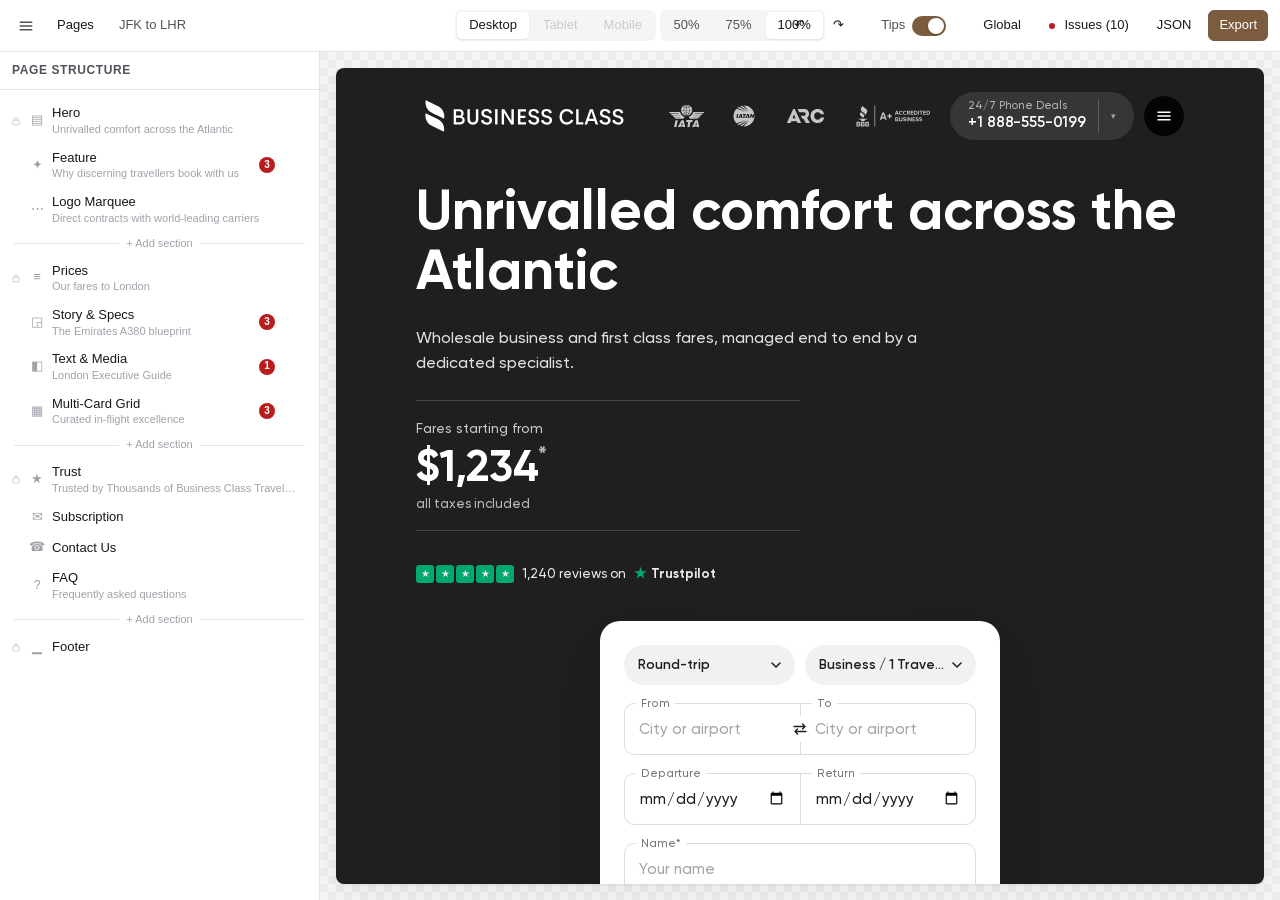
<file: index.html>
<!doctype html>
<html lang="en">
<head>
<meta charset="utf-8">
<meta name="viewport" content="width=device-width,initial-scale=1">
<title>Landing Page Builder</title>
<link rel="stylesheet" href="src/admin.css">
</head>
<body>
<div id="app" class="app">
  <header class="topbar">
    <div class="tb-left">
      <button class="tb-icon" id="btn-panel" type="button" aria-controls="side-panel" aria-expanded="true">
        <svg viewBox="0 0 16 16" width="16" height="16" fill="none" stroke="currentColor"
             stroke-width="1.5" stroke-linecap="round" aria-hidden="true">
          <path d="M2.25 4.25h11.5M2.25 8h11.5M2.25 11.75h11.5"/>
        </svg>
      </button>
      <button class="btn btn-ghost" id="btn-pages">Pages</button>
      <span class="page-name" id="page-name" title="Page settings"></span>
    </div>
    <div class="tb-center">
      <div class="seg" id="viewport-seg" role="group" aria-label="Viewport">
        <button data-vp="desktop" class="on">Desktop</button>
        <button data-vp="tablet" disabled title="In progress">Tablet</button>
        <button data-vp="mobile" disabled title="In progress">Mobile</button>
      </div>
      <div class="seg" id="zoom-seg" role="group" aria-label="Zoom">
        <button data-zoom="50">50%</button>
        <button data-zoom="75">75%</button>
        <button data-zoom="100" class="on">100%</button>
      </div>
    </div>
    <div class="tb-right">
      <button class="btn btn-ghost" id="btn-undo" title="Undo (Cmd/Ctrl+Z)">&#8630;</button>
      <button class="btn btn-ghost" id="btn-redo" title="Redo (Cmd/Ctrl+Shift+Z)">&#8631;</button>
      <span class="sep"></span>
      <label class="tb-switch" title="Show the short explanations under fields">
        <span>Tips</span>
        <span class="sw"><input type="checkbox" id="tips-toggle"><i></i></span>
      </label>
      <span class="sep"></span>
      <button class="btn btn-ghost" id="btn-globals" title="Site-wide content">Global</button>
      <button class="btn btn-ghost" id="btn-issues"><span id="issues-dot" class="dot"></span>Issues</button>
      <button class="btn btn-ghost" id="btn-json">JSON</button>
      <button class="btn btn-primary" id="btn-export">Export</button>
    </div>
  </header>

  <main class="workspace">
    <aside class="panel panel-side" id="side-panel">
      <div class="panel-head">
        <button class="panel-back" id="btn-panel-back" type="button" hidden aria-label="Back to page structure">&#8592;</button>
        <span id="panel-title">Page structure</span>
      </div>
      <div class="panel-body" id="outline"></div>
      <div class="panel-body" id="inspector" hidden></div>
    </aside>

    <section class="stage" id="stage">
      <div class="stage-inner">
        <div class="frame-shell">
          <iframe id="preview" title="Preview" sandbox="allow-scripts allow-same-origin"></iframe>
        </div>
      </div>
    </section>
  </main>
</div>

<div class="modal-root" id="modal-root" hidden></div>
<div class="toast-root" id="toast-root"></div>
<script type="module" src="src/main.js"></script>
</body>
</html>
</file>
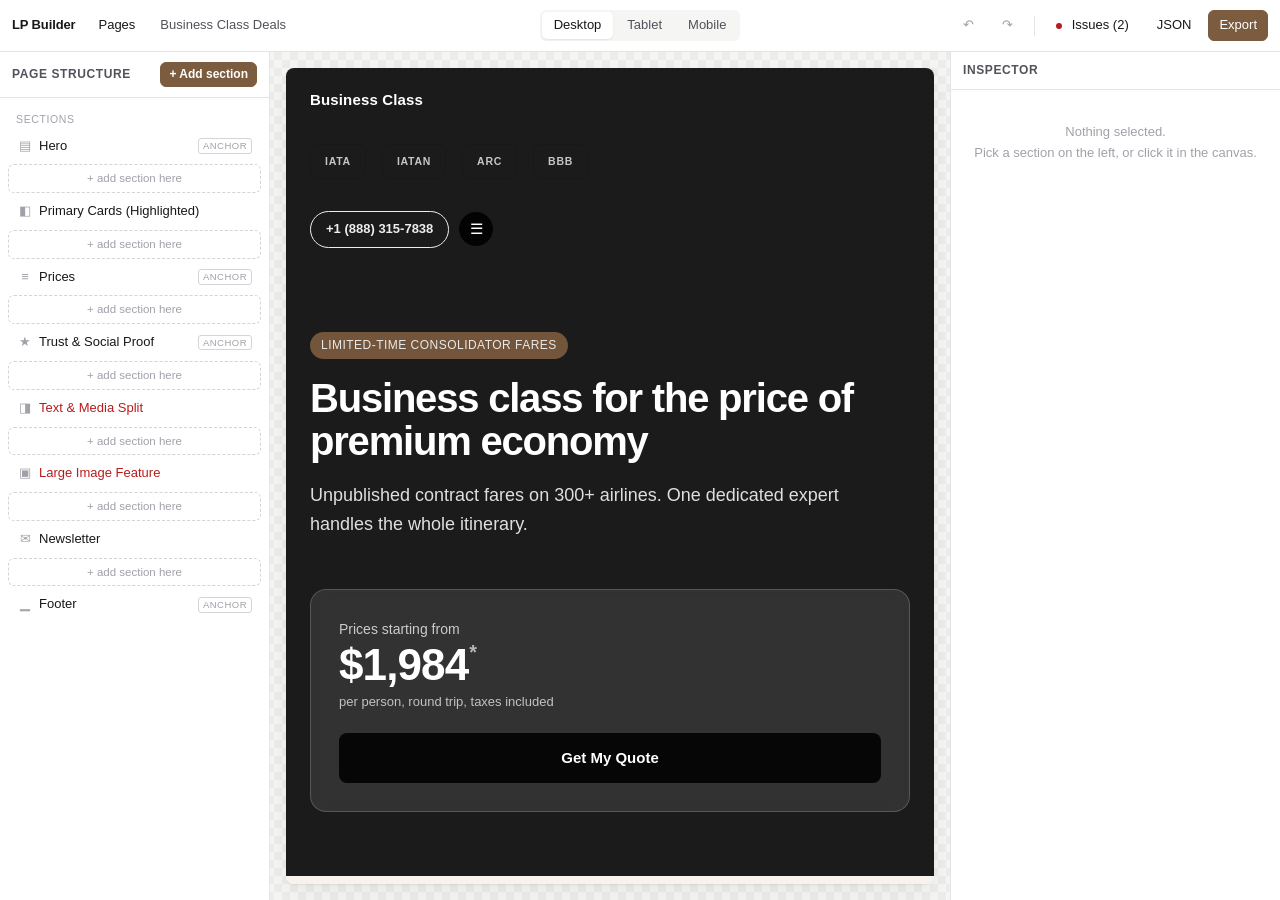
<file: legacy/index.html>
<!doctype html>
<html lang="en">
<head>
<meta charset="utf-8">
<meta name="viewport" content="width=device-width,initial-scale=1">
<title>Landing Page Builder</title>
<link rel="stylesheet" href="src/admin.css">
</head>
<body>
<div id="app" class="app">
  <header class="topbar">
    <div class="tb-left">
      <span class="brand">LP&nbsp;Builder</span>
      <button class="btn btn-ghost" id="btn-pages">Pages</button>
      <span class="page-name" id="page-name" title="Rename page"></span>
    </div>
    <div class="tb-center">
      <div class="seg" id="viewport-seg" role="group" aria-label="Viewport">
        <button data-vp="desktop" class="on">Desktop</button>
        <button data-vp="tablet">Tablet</button>
        <button data-vp="mobile">Mobile</button>
      </div>
    </div>
    <div class="tb-right">
      <button class="btn btn-ghost" id="btn-undo" title="Undo (Cmd/Ctrl+Z)">&#8630;</button>
      <button class="btn btn-ghost" id="btn-redo" title="Redo (Cmd/Ctrl+Shift+Z)">&#8631;</button>
      <span class="sep"></span>
      <button class="btn btn-ghost" id="btn-issues"><span id="issues-dot" class="dot"></span>Issues</button>
      <button class="btn btn-ghost" id="btn-json">JSON</button>
      <button class="btn btn-primary" id="btn-export">Export</button>
    </div>
  </header>

  <main class="workspace">
    <aside class="panel panel-left">
      <div class="panel-head">
        <span>Page structure</span>
        <button class="btn btn-sm btn-primary" id="btn-add">+ Add section</button>
      </div>
      <div class="panel-body" id="outline"></div>
    </aside>

    <section class="stage" id="stage">
      <div class="stage-inner"><iframe id="preview" title="Preview" sandbox="allow-scripts allow-same-origin"></iframe></div>
    </section>

    <aside class="panel panel-right">
      <div class="panel-head"><span id="inspector-title">Inspector</span></div>
      <div class="panel-body" id="inspector"></div>
    </aside>
  </main>
</div>

<div class="modal-root" id="modal-root" hidden></div>
<div class="toast-root" id="toast-root"></div>
<script type="module" src="src/main.js"></script>
</body>
</html>
</file>
<file: src/admin.css>
:root{
  --bg:#f5f5f4; --panel:#fff; --ink:#18181b; --ink-2:#52525b; --ink-3:#a1a1aa;
  --line:#e4e4e7; --line-2:#d4d4d8; --accent:#7c5c3e; --accent-ink:#fff;
  --danger:#b91c1c; --warn:#b45309; --ok:#15803d; --sand:#f7f2ee;
  --r:8px; --r-sm:6px; --shadow:0 1px 2px rgba(0,0,0,.06),0 8px 24px rgba(0,0,0,.06);
  --topbar-h:52px;
}
*{box-sizing:border-box}
html,body{height:100%}
body{margin:0;background:var(--bg);color:var(--ink);
  font:13px/1.45 -apple-system,BlinkMacSystemFont,"Segoe UI",Inter,Roboto,sans-serif;
  -webkit-font-smoothing:antialiased}
button,input,select,textarea{font:inherit;color:inherit}
.app{display:flex;flex-direction:column;height:100vh;overflow:hidden}

/* ---------- topbar ---------- */
.topbar{height:var(--topbar-h);flex:0 0 auto;display:flex;align-items:center;gap:8px;
  padding:0 12px;background:var(--panel);border-bottom:1px solid var(--line)}
.tb-left,.tb-right{display:flex;align-items:center;gap:6px;flex:1;min-width:0}
.tb-right{justify-content:flex-end}
.tb-center{flex:0 0 auto}
.tb-icon{display:flex;align-items:center;justify-content:center;width:28px;height:28px;
  flex:0 0 auto;border:0;background:transparent;border-radius:var(--r-sm);cursor:pointer;
  color:var(--ink-2)}
.tb-icon:hover{background:var(--bg);color:var(--ink)}
.page-name{color:var(--ink-2);padding:3px 8px;border-radius:var(--r-sm);cursor:pointer;
  overflow:hidden;text-overflow:ellipsis;white-space:nowrap}
.page-name:hover{background:var(--bg)}
.sep{width:1px;height:20px;background:var(--line);margin:0 4px}
.tb-switch{display:flex;align-items:center;gap:7px;padding:3px 6px;border-radius:var(--r-sm);
  color:var(--ink-2);cursor:pointer;user-select:none;white-space:nowrap}
.tb-switch:hover{background:var(--bg)}
/* Set on <html> rather than #app: modals carrying help text render outside the app element. */
html[data-tips="off"] .f-tip{display:none}

.btn{border:1px solid var(--line-2);background:var(--panel);border-radius:var(--r-sm);
  padding:5px 10px;cursor:pointer;white-space:nowrap;transition:background .12s,border-color .12s}
.btn:hover{background:var(--bg)}
.btn:active{transform:translateY(.5px)}
.btn[disabled]{opacity:.4;cursor:default;pointer-events:none}
.btn-ghost{border-color:transparent;background:transparent}
.btn-ghost:hover{background:var(--bg)}
.btn-primary{background:var(--accent);border-color:var(--accent);color:var(--accent-ink)}
.btn-primary:hover{filter:brightness(1.08);background:var(--accent)}
.btn-sm{padding:3px 8px;font-size:12px}
.btn-danger{color:var(--danger)}
.dot{display:none;width:6px;height:6px;border-radius:50%;background:var(--danger);margin-right:6px}
.dot.on{display:inline-block}

.seg{display:inline-flex;background:var(--bg);border-radius:var(--r-sm);padding:2px;gap:2px}
.seg button{border:0;background:transparent;padding:4px 12px;border-radius:5px;cursor:pointer;color:var(--ink-2)}
.seg button.on{background:var(--panel);color:var(--ink);box-shadow:0 1px 2px rgba(0,0,0,.08)}
/* No `pointer-events:none` here, unlike .btn[disabled]: the element has to keep receiving
   hover for the browser to show its `title` — which is the whole point of disabling it. */
.seg button[disabled]{color:var(--ink-3);opacity:.5;cursor:default}
.seg button[disabled]:hover{background:transparent}

/* ---------- workspace ---------- */
.workspace{flex:1;display:flex;min-height:0}
.panel{flex:0 0 auto;background:var(--panel);display:flex;flex-direction:column;min-height:0}
/* 20px wider than before: the settings panel now holds nested repeater rows (a price row is
   eleven fields deep) and swatch rows, and 300px made both wrap. */
.panel-side{width:320px;border-right:1px solid var(--line)}
/* `.panel` sets display:flex, which outranks the UA stylesheet's [hidden] rule — without
   this the attribute would be set and the panel would stay on screen. */
.panel-side[hidden]{display:none}
.panel-head{flex:0 0 auto;display:flex;align-items:center;gap:6px;
  padding:10px 12px;border-bottom:1px solid var(--line);font-weight:600;font-size:12px;
  text-transform:uppercase;letter-spacing:.05em;color:var(--ink-2)}
.panel-back{flex:0 0 auto;border:0;background:transparent;cursor:pointer;font-size:15px;
  line-height:1;color:var(--ink-2);padding:2px 4px;margin:-2px 0;border-radius:6px}
.panel-back:hover{background:var(--bg);color:var(--ink)}
.panel-body{flex:1;overflow:auto;padding:8px}

.stage{flex:1;min-width:0;display:flex;align-items:stretch;justify-content:center;
  padding:16px;overflow:auto;background:
  repeating-conic-gradient(#ececeb 0% 25%, #f5f5f4 0% 50%) 50%/16px 16px}
.stage-inner{width:100%;display:flex;justify-content:center}
/* The shell is what you actually see on screen — its size never changes with zoom, exactly
   like a browser window doesn't shrink when you zoom out. Only the iframe inside it does:
   at 50% zoom it's laid out at 2x the shell's size (so its own CSS pixels — and therefore
   the viewport width the page's media queries see — stay the active breakpoint's real
   width) and then scaled back down to fit, the same trick a real browser's zoom uses. */
.frame-shell{width:100%;height:100%;overflow:hidden;border-radius:var(--r);
  box-shadow:var(--shadow);transition:width .18s ease}
.stage[data-vp="tablet"] .frame-shell{width:820px}
.stage[data-vp="mobile"] .frame-shell{width:390px}
#preview{width:100%;height:100%;border:0;background:#fff;
  transition:width .18s ease,height .18s ease,transform .18s ease;transform-origin:top left}
.stage[data-zoom="75"] #preview{width:133.3333%;height:133.3333%;transform:scale(.75)}
.stage[data-zoom="50"] #preview{width:200%;height:200%;transform:scale(.5)}

/* ---------- page structure ---------- */
/* Quiet at rest: one row per section, the reorder grip and the actions button fading in
   under the pointer. A list of sections should read as the page, not as a control panel. */
.ol-item{position:relative;display:flex;align-items:center;gap:7px;
  padding:6px 4px 6px 2px;border-radius:var(--r-sm);cursor:pointer;user-select:none}
.ol-item:hover{background:var(--bg)}
.ol-item.sel{background:var(--sand)}

.ol-grip{flex:0 0 12px;text-align:center;line-height:1;font-size:11px;cursor:grab;
  color:transparent;transition:color .12s}
.ol-item:hover .ol-grip{color:var(--line-2)}
.ol-pin,.ol-item:hover .ol-pin{display:flex;align-items:center;justify-content:center;
  color:var(--ink-3);cursor:default;opacity:.5}

.ol-icon{flex:0 0 16px;text-align:center;color:var(--ink-3)}
.ol-text{flex:1;min-width:0}
.ol-title,.ol-sub{overflow:hidden;text-overflow:ellipsis;white-space:nowrap}
.ol-title{line-height:1.35}
.ol-sub{color:var(--ink-3);font-size:11px;line-height:1.35}
.ol-item.is-hidden .ol-title{color:var(--ink-3);text-decoration:line-through}
.ol-item.is-hidden .ol-icon,.ol-item.is-hidden .ol-sub{opacity:.5}

.ol-flags{flex:0 0 auto;display:flex;align-items:center;gap:5px;color:var(--ink-3)}
/* A count, not a colour wash: "3 things to fix here" is actionable, a red name is not. */
.ol-count{min-width:16px;height:16px;padding:0 4px;border-radius:8px;font-size:10px;
  font-weight:650;display:inline-flex;align-items:center;justify-content:center}
.ol-count.blocking{background:var(--danger);color:#fff}
.ol-count.minor{background:#fdf0d8;color:var(--warn)}

.ol-more{flex:0 0 auto;visibility:hidden;border:0;background:transparent;cursor:pointer;
  color:var(--ink-3);padding:1px 5px;border-radius:5px;line-height:1;font-size:15px}
.ol-item:hover .ol-more,.ol-item.sel .ol-more{visibility:visible}
.ol-more:hover{background:var(--line);color:var(--ink)}

.ol-item.dragging{opacity:.4}
.ol-item.drop-before{box-shadow:inset 0 2px 0 var(--accent)}
.ol-item.drop-after{box-shadow:inset 0 -2px 0 var(--accent)}

/* The insertion point doubles as the zone boundary — the only visible reason a section
   cannot be dragged past a pinned one. Always labelled, never loud. */
.ol-ins{position:relative;height:24px;display:flex;align-items:center;justify-content:center;
  cursor:pointer}
.ol-ins::before{content:"";position:absolute;left:6px;right:6px;height:1px;background:var(--line)}
.ol-ins span{position:relative;background:var(--panel);padding:0 7px;font-size:11px;
  color:var(--ink-3);transition:color .12s}
.ol-ins:hover span,.ol-ins.drop-on span{color:var(--accent)}
.ol-ins:hover::before,.ol-ins.drop-on::before{background:var(--accent)}
.ol-ins.drop-on::before{height:2px}

/* ---------- popup menu ---------- */
.menu{position:fixed;z-index:60;min-width:176px;padding:4px;display:flex;flex-direction:column;
  background:var(--panel);border:1px solid var(--line);border-radius:var(--r);box-shadow:var(--shadow)}
.menu button{border:0;background:transparent;text-align:left;cursor:pointer;
  padding:6px 10px;border-radius:5px;color:var(--ink);font-size:12.5px}
.menu button:hover{background:var(--bg)}
.menu button.danger{color:var(--danger)}
.menu button.danger:hover{background:#fef2f2}
.menu button[disabled]{opacity:.4;pointer-events:none}
.menu-sep{height:1px;background:var(--line);margin:4px 6px}

/* ---------- inspector ---------- */
.insp-empty{padding:24px 12px;text-align:center;color:var(--ink-3);line-height:1.6}
.fs{border:0;margin:0 0 4px;padding:0}
.fs-head{display:flex;align-items:center;gap:6px;width:100%;background:transparent;border:0;
  padding:8px 6px;cursor:pointer;font-weight:600;font-size:11.5px;text-transform:uppercase;
  letter-spacing:.05em;color:var(--ink-2);border-top:1px solid var(--line)}
.fs:first-child .fs-head{border-top:0}
.fs-head .chev{transition:transform .15s;color:var(--ink-3)}
.fs[data-open="false"] .chev{transform:rotate(-90deg)}
.fs[data-open="false"] .fs-body{display:none}
.fs-body{padding:2px 6px 10px}

.f{margin-bottom:10px}
.f-sub{margin-left:6px;padding-left:12px;border-left:1px solid var(--line)}
.f-label{display:flex;align-items:center;gap:5px;margin-bottom:4px;color:var(--ink-2);font-size:12px}
.f-label .req{color:var(--danger)}
.f-help{color:var(--ink-3);font-size:11px;margin-top:3px;line-height:1.4}
.f-err{color:var(--danger);font-size:11px;margin-top:3px}
.f.has-err input,.f.has-err textarea,.f.has-err .rt-editor{border-color:var(--danger)}
.inp{width:100%;border:1px solid var(--line-2);border-radius:var(--r-sm);padding:5px 8px;
  background:var(--panel);outline:0}
.inp:focus{border-color:var(--accent);box-shadow:0 0 0 3px rgba(124,92,62,.12)}
textarea.inp{resize:vertical;min-height:60px}
.affix-field{display:flex;align-items:stretch;border:1px solid var(--line-2);border-radius:var(--r-sm);
  background:var(--panel);overflow:hidden}
.affix-field:focus-within{border-color:var(--accent);box-shadow:0 0 0 3px rgba(124,92,62,.12)}
.affix-field .affix{flex:0 0 auto;display:flex;align-items:center;padding:0 9px;background:var(--bg);
  color:var(--ink-3);font-size:12.5px;border-right:1px solid var(--line-2)}
.affix-field input{flex:1;min-width:0;border:0;border-radius:0;padding:5px 8px;background:transparent;
  outline:0;font:inherit;color:inherit}
.f-row{display:flex;gap:6px;align-items:center}
.f-inline{display:flex;align-items:center;justify-content:space-between;gap:8px}

.sw{position:relative;width:34px;height:20px;flex:0 0 auto}
.sw input{position:absolute;inset:0;opacity:0;margin:0;cursor:pointer;z-index:1}
.sw i{position:absolute;inset:0;background:var(--line-2);border-radius:10px;transition:.15s}
.sw i::after{content:"";position:absolute;top:2px;left:2px;width:16px;height:16px;border-radius:50%;
  background:#fff;transition:.15s;box-shadow:0 1px 2px rgba(0,0,0,.25)}
.sw input:checked + i{background:var(--accent)}
.sw input:checked + i::after{transform:translateX(14px)}

.seg-f{display:flex;background:var(--bg);border-radius:var(--r-sm);padding:2px;gap:2px}
.seg-f button{flex:1;border:0;background:transparent;padding:4px 6px;border-radius:5px;cursor:pointer;
  color:var(--ink-2);font-size:12px;white-space:nowrap;overflow:hidden;text-overflow:ellipsis}
.seg-f button.on{background:var(--panel);color:var(--ink);box-shadow:0 1px 2px rgba(0,0,0,.08)}

.color-f{display:flex;align-items:center;gap:6px}
.color-sw{width:26px;height:26px;border-radius:var(--r-sm);border:1px solid var(--line-2);
  cursor:pointer;flex:0 0 auto;background-image:
  linear-gradient(45deg,#ddd 25%,transparent 25%,transparent 75%,#ddd 75%),
  linear-gradient(45deg,#ddd 25%,transparent 25%,transparent 75%,#ddd 75%);
  background-size:10px 10px;background-position:0 0,5px 5px;position:relative;overflow:hidden}
.color-sw span{position:absolute;inset:0}
.color-presets{display:flex;gap:5px;flex-wrap:wrap}
.color-presets button{width:24px;height:24px;border-radius:5px;border:1px solid var(--line-2);cursor:pointer}
.color-presets button.on{outline:2px solid var(--accent);outline-offset:1px}
.color-disc>summary{list-style:none;cursor:pointer;color:var(--ink-3);font-size:11px;
  margin-top:6px;user-select:none;width:max-content}
.color-disc>summary::-webkit-details-marker{display:none}
.color-disc>summary::before{content:"▸";display:inline-block;margin-right:5px}
.color-disc[open]>summary::before{content:"▾"}
.color-disc>summary:hover{color:var(--ink-2)}
.color-custom{margin-top:5px}
.overlay-f{gap:10px}
.overlay-f .color-presets{flex:0 0 auto}
.overlay-f input[type=range]{flex:1;min-width:0}
.alpha-row{display:flex;align-items:center;gap:6px;margin-top:5px}
.alpha-row input[type=range]{flex:1}

.img-f{border:1px dashed var(--line-2);border-radius:var(--r);padding:8px;text-align:center;
  background:var(--bg);cursor:pointer}
.img-f:hover{border-color:var(--accent)}
.img-f.has{padding:6px;background:var(--panel);cursor:default}
.img-f img{max-width:100%;max-height:120px;border-radius:var(--r-sm);display:block;margin:0 auto}
.img-meta{display:flex;align-items:center;justify-content:space-between;gap:6px;margin-top:6px;
  font-size:11px;color:var(--ink-3)}
.img-hint{color:var(--ink-3);font-size:11px;margin-top:4px}

.rep{border:1px solid var(--line);border-radius:var(--r);overflow:hidden}
.rep-item{border-bottom:1px solid var(--line)}
.rep-item:last-child{border-bottom:0}
.rep-head{display:flex;align-items:center;gap:6px;padding:6px 8px;background:var(--bg);cursor:pointer}
.rep-head .chev{color:var(--ink-3);transition:transform .15s}
.rep-item[data-open="false"] .chev{transform:rotate(-90deg)}
.rep-item[data-open="false"] .rep-body{display:none}
.rep-title{flex:1;min-width:0;overflow:hidden;text-overflow:ellipsis;white-space:nowrap;font-size:12px}
.rep-item.invalid .rep-title{color:var(--danger)}
.rep-body{padding:8px}
.rep-tools{display:flex;gap:2px}
.rep-tools button{border:0;background:transparent;cursor:pointer;color:var(--ink-3);padding:1px 4px;
  border-radius:4px;line-height:1}
.rep-tools button:hover{background:var(--line-2);color:var(--ink)}
.rep-foot{display:flex;gap:6px;padding:6px 8px;background:var(--bg);border-top:1px solid var(--line)}

/* ---------- rich text ---------- */
.rt{position:relative;border:1px solid var(--line-2);border-radius:var(--r-sm);overflow:hidden}
.rt.rt-pop-open{overflow:visible}
/* The toolbar stays in place — a formattable field should look formattable — but recedes
   until the field is being used. Four filled grey bands in one group was the toolbars
   shouting over the words they belong to. */
.rt-bar{display:flex;flex-wrap:wrap;gap:1px;padding:3px;background:transparent;
  border-bottom:1px solid var(--line)}
.rt:focus-within .rt-bar{background:var(--bg)}
.rt-bar button{border:0;background:transparent;cursor:pointer;min-width:24px;height:22px;
  border-radius:4px;color:var(--ink-3);font-size:12px;line-height:1;padding:0 5px}
.rt:focus-within .rt-bar button{color:var(--ink-2)}
.rt-bar button:hover{background:var(--line);color:var(--ink-2)}
.rt-bar button.on{background:var(--line-2);color:var(--ink)}
.rt-bar .rt-color{display:inline-flex;align-items:center;justify-content:center;width:24px;
  height:22px;cursor:pointer}
.rt-color-pop{position:absolute;z-index:50;background:var(--panel);border:1px solid var(--line-2);
  border-radius:var(--r-sm);box-shadow:var(--shadow);padding:8px;display:flex;
  flex-direction:column;gap:8px;width:168px}
.rt-color-hex{width:100%;padding:5px 7px;border:1px solid var(--line-2);border-radius:4px;
  font:inherit;font-size:12px;font-family:ui-monospace,monospace;text-transform:uppercase;
  box-sizing:border-box}
.rt-color-swatches{display:grid;grid-template-columns:repeat(5,1fr);gap:4px}
.rt-color-swatches button{width:100%;aspect-ratio:1;border-radius:4px;
  border:1px solid rgba(0,0,0,.12);cursor:pointer;padding:0}
.rt-color-more{width:100%;height:24px;padding:0;border:1px solid var(--line-2);
  border-radius:4px;cursor:pointer}
.rt-affix{display:inline-flex;align-items:center;padding:0 7px;height:22px;border-radius:4px;
  background:var(--sand);color:var(--accent);font-size:12px;font-weight:650}
.rt-affix-suffix{margin-left:auto}
.rt-editor{padding:6px 8px;min-height:44px;outline:0;background:var(--panel);
  border:1px solid transparent;border-radius:0 0 var(--r-sm) var(--r-sm)}
.rt-editor:focus{box-shadow:inset 0 0 0 2px rgba(124,92,62,.12)}
.rt-editor ul,.rt-editor ol{margin:4px 0;padding-left:20px}
.rt-editor p{margin:0 0 6px}
.rt-editor a{color:#2563eb;text-decoration:underline}

/* ---------- modal / library / toast ---------- */
.modal-root[hidden]{display:none}
.modal-root{position:fixed;inset:0;z-index:50;display:flex;align-items:center;justify-content:center;
  background:rgba(24,24,27,.45);padding:24px}
.modal{background:var(--panel);border-radius:12px;box-shadow:var(--shadow);max-width:min(940px,100%);
  width:100%;max-height:100%;display:flex;flex-direction:column;overflow:hidden}
.modal.narrow{max-width:520px}
.modal-head{display:flex;align-items:center;justify-content:space-between;gap:12px;
  padding:14px 16px;border-bottom:1px solid var(--line)}
.modal-head h2{margin:0;font-size:15px}
.modal-body{padding:16px;overflow:auto}
.modal-foot{display:flex;justify-content:flex-end;gap:8px;padding:12px 16px;border-top:1px solid var(--line)}
.x{border:0;background:transparent;font-size:18px;cursor:pointer;color:var(--ink-3);line-height:1}

.cards{display:grid;grid-template-columns:repeat(auto-fill,minmax(200px,1fr));gap:10px}
.card{border:1px solid var(--line);border-radius:var(--r);padding:12px;cursor:pointer;background:var(--panel);
  text-align:left;transition:border-color .12s,box-shadow .12s}
.card:hover{border-color:var(--accent);box-shadow:var(--shadow)}
.card h4{margin:0 0 4px;font-size:13px}
.card p{margin:0;color:var(--ink-3);font-size:11.5px;line-height:1.45}
.card .thumb{height:74px;border-radius:var(--r-sm);background:var(--sand);margin-bottom:8px;
  display:flex;align-items:center;justify-content:center;color:#c3ac95;font-size:22px}
.lib-group-title{font-size:11px;text-transform:uppercase;letter-spacing:.06em;color:var(--ink-3);
  margin:14px 0 8px}
.lib-group-title:first-child{margin-top:0}

.issues{list-style:none;margin:0;padding:0}
.issues li{padding:8px 10px;border:1px solid var(--line);border-radius:var(--r-sm);margin-bottom:6px;
  cursor:pointer;display:flex;gap:8px;align-items:flex-start}
.issues li:hover{border-color:var(--accent);background:var(--sand)}
.issues .sev{font-size:10px;text-transform:uppercase;letter-spacing:.05em;padding:1px 5px;border-radius:3px;
  flex:0 0 auto;margin-top:1px}
.issues .sev.error{background:#fee2e2;color:var(--danger)}
.issues .sev.warn{background:#fef3c7;color:var(--warn)}
.issues .where{color:var(--ink-3);font-size:11px}
.empty-ok{color:var(--ok);text-align:center;padding:24px}

.toast-root{position:fixed;bottom:16px;left:50%;transform:translateX(-50%);z-index:60;
  display:flex;flex-direction:column;gap:6px;align-items:center;pointer-events:none}
.toast{background:var(--ink);color:#fff;padding:7px 14px;border-radius:var(--r);font-size:12.5px;
  box-shadow:var(--shadow);animation:tin .18s ease}
@keyframes tin{from{opacity:0;transform:translateY(6px)}}
.code{width:100%;min-height:340px;font:12px/1.5 ui-monospace,SFMono-Regular,Menlo,monospace;
  border:1px solid var(--line-2);border-radius:var(--r-sm);padding:10px;resize:vertical}
.pg-list{list-style:none;margin:0;padding:0}
.pg-list li{display:flex;align-items:center;gap:10px;padding:9px 10px;border:1px solid var(--line);
  border-radius:var(--r-sm);margin-bottom:6px;cursor:pointer}
.pg-list li:hover{border-color:var(--accent);background:var(--sand)}
.pg-list li.on{border-color:var(--accent);background:var(--sand)}
.pg-list .grow{flex:1;min-width:0}
.pg-list small{color:var(--ink-3)}

.btn-destructive{background:var(--danger);border-color:var(--danger);color:#fff}
.btn-destructive:hover{background:var(--danger);filter:brightness(1.1)}
.confirm-detail{margin:0 0 8px;color:var(--ink-2)}

.notice{display:flex;flex-direction:column;gap:8px;align-items:flex-start;background:var(--sand);
  border:1px solid #e6d9cd;border-radius:var(--r);padding:10px;margin:2px 0 10px;
  color:var(--ink-2);font-size:12px;line-height:1.45}
.notice-sub{color:var(--ink-3);margin-top:-4px}

.empty{color:var(--ink-3);text-align:center;padding:28px 16px;line-height:1.5}
/* A note explains; it is not something to fill in. A filled box the same size and colour as
   an input said otherwise, so it is a rule and quiet text instead. */
.f-note{color:var(--ink-3);border-left:2px solid var(--line-2);padding:1px 0 1px 9px;
  margin:2px 0 12px;font-size:11.5px;line-height:1.5}
.f-out{min-width:40px;text-align:right;color:var(--ink-3);font-size:11.5px}
.mono{font-family:ui-monospace,SFMono-Regular,Menlo,monospace;font-size:11.5px}
.rep-empty{padding:10px;color:var(--ink-3);text-align:center}
.img-alt{margin-top:8px;text-align:left}
.img-drop{color:var(--ink-3);padding:10px 0}
.img-f.drag{border-color:var(--accent);background:var(--sand)}

.lib-grid{display:grid;grid-template-columns:repeat(2,1fr);gap:8px;margin-bottom:14px}
.lib-card{display:flex;flex-direction:column;gap:3px;align-items:flex-start;text-align:left;
  border:1px solid var(--line);border-radius:var(--r);padding:10px;background:var(--panel);
  cursor:pointer;min-height:92px}
.lib-card:hover{border-color:var(--accent);background:var(--sand)}
.lib-card.off{opacity:.5;cursor:default}
.lib-icon{font-size:16px;color:var(--ink-3)}
.lib-name{font-weight:600}
.lib-desc{color:var(--ink-3);font-size:11px;line-height:1.4}

.gtabs{display:flex;gap:4px;margin-bottom:12px;flex-wrap:wrap}
.gtabs button{border:1px solid var(--line-2);background:var(--panel);border-radius:var(--r-pill,999px);
  padding:4px 12px;cursor:pointer;color:var(--ink-2);font-size:12px}
.gtabs button.on{background:var(--accent);border-color:var(--accent);color:var(--accent-ink)}
.gpane{display:grid;gap:10px}
</file>
<file: legacy/src/admin.css>
:root{
  --bg:#f5f5f4; --panel:#fff; --ink:#18181b; --ink-2:#52525b; --ink-3:#a1a1aa;
  --line:#e4e4e7; --line-2:#d4d4d8; --accent:#7c5c3e; --accent-ink:#fff;
  --danger:#b91c1c; --warn:#b45309; --ok:#15803d; --sand:#f7f2ee;
  --r:8px; --r-sm:6px; --shadow:0 1px 2px rgba(0,0,0,.06),0 8px 24px rgba(0,0,0,.06);
  --topbar-h:52px;
}
*{box-sizing:border-box}
html,body{height:100%}
body{margin:0;background:var(--bg);color:var(--ink);
  font:13px/1.45 -apple-system,BlinkMacSystemFont,"Segoe UI",Inter,Roboto,sans-serif;
  -webkit-font-smoothing:antialiased}
button,input,select,textarea{font:inherit;color:inherit}
.app{display:flex;flex-direction:column;height:100vh;overflow:hidden}

/* ---------- topbar ---------- */
.topbar{height:var(--topbar-h);flex:0 0 auto;display:flex;align-items:center;gap:8px;
  padding:0 12px;background:var(--panel);border-bottom:1px solid var(--line)}
.tb-left,.tb-right{display:flex;align-items:center;gap:6px;flex:1;min-width:0}
.tb-right{justify-content:flex-end}
.tb-center{flex:0 0 auto}
.brand{font-weight:650;letter-spacing:-.01em;margin-right:6px;white-space:nowrap}
.page-name{color:var(--ink-2);padding:3px 8px;border-radius:var(--r-sm);cursor:pointer;
  overflow:hidden;text-overflow:ellipsis;white-space:nowrap}
.page-name:hover{background:var(--bg)}
.sep{width:1px;height:20px;background:var(--line);margin:0 4px}

.btn{border:1px solid var(--line-2);background:var(--panel);border-radius:var(--r-sm);
  padding:5px 10px;cursor:pointer;white-space:nowrap;transition:background .12s,border-color .12s}
.btn:hover{background:var(--bg)}
.btn:active{transform:translateY(.5px)}
.btn[disabled]{opacity:.4;cursor:default;pointer-events:none}
.btn-ghost{border-color:transparent;background:transparent}
.btn-ghost:hover{background:var(--bg)}
.btn-primary{background:var(--accent);border-color:var(--accent);color:var(--accent-ink)}
.btn-primary:hover{filter:brightness(1.08);background:var(--accent)}
.btn-sm{padding:3px 8px;font-size:12px}
.btn-danger{color:var(--danger)}
.dot{display:none;width:6px;height:6px;border-radius:50%;background:var(--danger);margin-right:6px}
.dot.on{display:inline-block}

.seg{display:inline-flex;background:var(--bg);border-radius:var(--r-sm);padding:2px;gap:2px}
.seg button{border:0;background:transparent;padding:4px 12px;border-radius:5px;cursor:pointer;color:var(--ink-2)}
.seg button.on{background:var(--panel);color:var(--ink);box-shadow:0 1px 2px rgba(0,0,0,.08)}

/* ---------- workspace ---------- */
.workspace{flex:1;display:flex;min-height:0}
.panel{flex:0 0 auto;background:var(--panel);display:flex;flex-direction:column;min-height:0}
.panel-left{width:270px;border-right:1px solid var(--line)}
.panel-right{width:330px;border-left:1px solid var(--line)}
.panel-head{flex:0 0 auto;display:flex;align-items:center;justify-content:space-between;gap:8px;
  padding:10px 12px;border-bottom:1px solid var(--line);font-weight:600;font-size:12px;
  text-transform:uppercase;letter-spacing:.05em;color:var(--ink-2)}
.panel-body{flex:1;overflow:auto;padding:8px}

.stage{flex:1;min-width:0;display:flex;align-items:stretch;justify-content:center;
  padding:16px;overflow:auto;background:
  repeating-conic-gradient(#ececeb 0% 25%, #f5f5f4 0% 50%) 50%/16px 16px}
.stage-inner{width:100%;display:flex;justify-content:center}
#preview{width:100%;height:100%;border:0;background:#fff;border-radius:var(--r);
  box-shadow:var(--shadow);transition:width .18s ease}
.stage[data-vp="tablet"] #preview{width:820px}
.stage[data-vp="mobile"] #preview{width:390px}

/* ---------- outline ---------- */
.ol-group{margin:2px 0 8px}
.ol-label{font-size:10.5px;text-transform:uppercase;letter-spacing:.06em;color:var(--ink-3);
  padding:6px 8px 2px}
.ol-item{display:flex;align-items:center;gap:6px;padding:6px 8px;border-radius:var(--r-sm);
  cursor:pointer;user-select:none;border:1px solid transparent}
.ol-item:hover{background:var(--bg)}
.ol-item.sel{background:var(--sand);border-color:#e6d9cd}
.ol-item.invalid .ol-name{color:var(--danger)}
.ol-item.hidden-sec .ol-name{opacity:.45;text-decoration:line-through}
.ol-item.drag-over{border-top:2px solid var(--accent)}
.ol-item.dragging{opacity:.35}
.ol-icon{width:16px;text-align:center;color:var(--ink-3);flex:0 0 auto}
.ol-name{flex:1;min-width:0;overflow:hidden;text-overflow:ellipsis;white-space:nowrap}
.ol-badge{font-size:9.5px;text-transform:uppercase;letter-spacing:.05em;color:var(--ink-3);
  border:1px solid var(--line-2);border-radius:3px;padding:0 4px}
.ol-actions{display:none;gap:2px}
.ol-item:hover .ol-actions,.ol-item.sel .ol-actions{display:flex}
.ol-actions button{border:0;background:transparent;cursor:pointer;color:var(--ink-3);
  padding:1px 4px;border-radius:4px;line-height:1}
.ol-actions button:hover{background:var(--line);color:var(--ink)}
.ol-slot{margin:2px 0;padding:5px 8px;border:1px dashed var(--line-2);border-radius:var(--r-sm);
  color:var(--ink-3);font-size:11.5px;cursor:pointer;text-align:center}
.ol-slot:hover{border-color:var(--accent);color:var(--accent);background:var(--sand)}
.ol-slot.drag-over{border-color:var(--accent);background:var(--sand)}

/* ---------- inspector ---------- */
.insp-empty{padding:24px 12px;text-align:center;color:var(--ink-3);line-height:1.6}
.fs{border:0;margin:0 0 4px;padding:0}
.fs-head{display:flex;align-items:center;gap:6px;width:100%;background:transparent;border:0;
  padding:8px 6px;cursor:pointer;font-weight:600;font-size:11.5px;text-transform:uppercase;
  letter-spacing:.05em;color:var(--ink-2);border-top:1px solid var(--line)}
.fs:first-child .fs-head{border-top:0}
.fs-head .chev{transition:transform .15s;color:var(--ink-3)}
.fs[data-open="false"] .chev{transform:rotate(-90deg)}
.fs[data-open="false"] .fs-body{display:none}
.fs-body{padding:2px 6px 10px}

.f{margin-bottom:10px}
.f-label{display:flex;align-items:center;gap:5px;margin-bottom:4px;color:var(--ink-2);font-size:12px}
.f-label .req{color:var(--danger)}
.f-help{color:var(--ink-3);font-size:11px;margin-top:3px;line-height:1.4}
.f-err{color:var(--danger);font-size:11px;margin-top:3px}
.f.has-err input,.f.has-err textarea,.f.has-err .rt-editor{border-color:var(--danger)}
.inp{width:100%;border:1px solid var(--line-2);border-radius:var(--r-sm);padding:5px 8px;
  background:var(--panel);outline:0}
.inp:focus{border-color:var(--accent);box-shadow:0 0 0 3px rgba(124,92,62,.12)}
textarea.inp{resize:vertical;min-height:60px}
.affix-field{display:flex;align-items:stretch;border:1px solid var(--line-2);border-radius:var(--r-sm);
  background:var(--panel);overflow:hidden}
.affix-field:focus-within{border-color:var(--accent);box-shadow:0 0 0 3px rgba(124,92,62,.12)}
.affix-field .affix{flex:0 0 auto;display:flex;align-items:center;padding:0 9px;background:var(--bg);
  color:var(--ink-3);font-size:12.5px;border-right:1px solid var(--line-2)}
.affix-field input{flex:1;min-width:0;border:0;border-radius:0;padding:5px 8px;background:transparent;
  outline:0;font:inherit;color:inherit}
.f-row{display:flex;gap:6px;align-items:center}
.f-inline{display:flex;align-items:center;justify-content:space-between;gap:8px}

.sw{position:relative;width:34px;height:20px;flex:0 0 auto}
.sw input{position:absolute;inset:0;opacity:0;margin:0;cursor:pointer;z-index:1}
.sw i{position:absolute;inset:0;background:var(--line-2);border-radius:10px;transition:.15s}
.sw i::after{content:"";position:absolute;top:2px;left:2px;width:16px;height:16px;border-radius:50%;
  background:#fff;transition:.15s;box-shadow:0 1px 2px rgba(0,0,0,.25)}
.sw input:checked + i{background:var(--accent)}
.sw input:checked + i::after{transform:translateX(14px)}

.seg-f{display:flex;background:var(--bg);border-radius:var(--r-sm);padding:2px;gap:2px}
.seg-f button{flex:1;border:0;background:transparent;padding:4px 6px;border-radius:5px;cursor:pointer;
  color:var(--ink-2);font-size:12px;white-space:nowrap;overflow:hidden;text-overflow:ellipsis}
.seg-f button.on{background:var(--panel);color:var(--ink);box-shadow:0 1px 2px rgba(0,0,0,.08)}

.color-f{display:flex;align-items:center;gap:6px}
.color-sw{width:26px;height:26px;border-radius:var(--r-sm);border:1px solid var(--line-2);
  cursor:pointer;flex:0 0 auto;background-image:
  linear-gradient(45deg,#ddd 25%,transparent 25%,transparent 75%,#ddd 75%),
  linear-gradient(45deg,#ddd 25%,transparent 25%,transparent 75%,#ddd 75%);
  background-size:10px 10px;background-position:0 0,5px 5px;position:relative;overflow:hidden}
.color-sw span{position:absolute;inset:0}
.color-presets{display:flex;gap:4px;margin-top:5px;flex-wrap:wrap}
.color-presets button{width:20px;height:20px;border-radius:4px;border:1px solid var(--line-2);cursor:pointer}
.color-presets button.on{outline:2px solid var(--accent);outline-offset:1px}
.alpha-row{display:flex;align-items:center;gap:6px;margin-top:5px}
.alpha-row input[type=range]{flex:1}

.img-f{border:1px dashed var(--line-2);border-radius:var(--r);padding:8px;text-align:center;
  background:var(--bg);cursor:pointer}
.img-f:hover{border-color:var(--accent)}
.img-f.has{padding:6px;background:var(--panel);cursor:default}
.img-f img{max-width:100%;max-height:120px;border-radius:var(--r-sm);display:block;margin:0 auto}
.img-meta{display:flex;align-items:center;justify-content:space-between;gap:6px;margin-top:6px;
  font-size:11px;color:var(--ink-3)}
.img-hint{color:var(--ink-3);font-size:11px;margin-top:4px}

.rep{border:1px solid var(--line);border-radius:var(--r);overflow:hidden}
.rep-item{border-bottom:1px solid var(--line)}
.rep-item:last-child{border-bottom:0}
.rep-head{display:flex;align-items:center;gap:6px;padding:6px 8px;background:var(--bg);cursor:pointer}
.rep-head .chev{color:var(--ink-3);transition:transform .15s}
.rep-item[data-open="false"] .chev{transform:rotate(-90deg)}
.rep-item[data-open="false"] .rep-body{display:none}
.rep-title{flex:1;min-width:0;overflow:hidden;text-overflow:ellipsis;white-space:nowrap;font-size:12px}
.rep-item.invalid .rep-title{color:var(--danger)}
.rep-body{padding:8px}
.rep-tools{display:flex;gap:2px}
.rep-tools button{border:0;background:transparent;cursor:pointer;color:var(--ink-3);padding:1px 4px;
  border-radius:4px;line-height:1}
.rep-tools button:hover{background:var(--line-2);color:var(--ink)}
.rep-foot{display:flex;gap:6px;padding:6px 8px;background:var(--bg);border-top:1px solid var(--line)}

/* ---------- rich text ---------- */
.rt{border:1px solid var(--line-2);border-radius:var(--r-sm);overflow:hidden}
.rt-bar{display:flex;flex-wrap:wrap;gap:1px;padding:3px;background:var(--bg);border-bottom:1px solid var(--line)}
.rt-bar button{border:0;background:transparent;cursor:pointer;min-width:24px;height:22px;
  border-radius:4px;color:var(--ink-2);font-size:12px;line-height:1;padding:0 5px}
.rt-bar button:hover{background:var(--line)}
.rt-bar button.on{background:var(--line-2);color:var(--ink)}
.rt-bar .rt-color{position:relative;overflow:hidden;width:26px}
.rt-bar .rt-color input{position:absolute;inset:0;opacity:0;cursor:pointer}
.rt-affix{display:inline-flex;align-items:center;padding:0 7px;height:22px;border-radius:4px;
  background:var(--sand);color:var(--accent);font-size:12px;font-weight:650}
.rt-affix-suffix{margin-left:auto}
.rt-editor{padding:6px 8px;min-height:44px;outline:0;background:var(--panel);
  border:1px solid transparent;border-radius:0 0 var(--r-sm) var(--r-sm)}
.rt-editor:focus{box-shadow:inset 0 0 0 2px rgba(124,92,62,.12)}
.rt-editor ul,.rt-editor ol{margin:4px 0;padding-left:20px}
.rt-editor p{margin:0 0 6px}
.rt-editor a{color:#2563eb;text-decoration:underline}

/* ---------- modal / library / toast ---------- */
.modal-root[hidden]{display:none}
.modal-root{position:fixed;inset:0;z-index:50;display:flex;align-items:center;justify-content:center;
  background:rgba(24,24,27,.45);padding:24px}
.modal{background:var(--panel);border-radius:12px;box-shadow:var(--shadow);max-width:min(940px,100%);
  width:100%;max-height:100%;display:flex;flex-direction:column;overflow:hidden}
.modal.narrow{max-width:520px}
.modal-head{display:flex;align-items:center;justify-content:space-between;gap:12px;
  padding:14px 16px;border-bottom:1px solid var(--line)}
.modal-head h2{margin:0;font-size:15px}
.modal-body{padding:16px;overflow:auto}
.modal-foot{display:flex;justify-content:flex-end;gap:8px;padding:12px 16px;border-top:1px solid var(--line)}
.x{border:0;background:transparent;font-size:18px;cursor:pointer;color:var(--ink-3);line-height:1}

.cards{display:grid;grid-template-columns:repeat(auto-fill,minmax(200px,1fr));gap:10px}
.card{border:1px solid var(--line);border-radius:var(--r);padding:12px;cursor:pointer;background:var(--panel);
  text-align:left;transition:border-color .12s,box-shadow .12s}
.card:hover{border-color:var(--accent);box-shadow:var(--shadow)}
.card h4{margin:0 0 4px;font-size:13px}
.card p{margin:0;color:var(--ink-3);font-size:11.5px;line-height:1.45}
.card .thumb{height:74px;border-radius:var(--r-sm);background:var(--sand);margin-bottom:8px;
  display:flex;align-items:center;justify-content:center;color:#c3ac95;font-size:22px}
.lib-group-title{font-size:11px;text-transform:uppercase;letter-spacing:.06em;color:var(--ink-3);
  margin:14px 0 8px}
.lib-group-title:first-child{margin-top:0}

.issues{list-style:none;margin:0;padding:0}
.issues li{padding:8px 10px;border:1px solid var(--line);border-radius:var(--r-sm);margin-bottom:6px;
  cursor:pointer;display:flex;gap:8px;align-items:flex-start}
.issues li:hover{border-color:var(--accent);background:var(--sand)}
.issues .sev{font-size:10px;text-transform:uppercase;letter-spacing:.05em;padding:1px 5px;border-radius:3px;
  flex:0 0 auto;margin-top:1px}
.issues .sev.error{background:#fee2e2;color:var(--danger)}
.issues .sev.warn{background:#fef3c7;color:var(--warn)}
.issues .where{color:var(--ink-3);font-size:11px}
.empty-ok{color:var(--ok);text-align:center;padding:24px}

.toast-root{position:fixed;bottom:16px;left:50%;transform:translateX(-50%);z-index:60;
  display:flex;flex-direction:column;gap:6px;align-items:center;pointer-events:none}
.toast{background:var(--ink);color:#fff;padding:7px 14px;border-radius:var(--r);font-size:12.5px;
  box-shadow:var(--shadow);animation:tin .18s ease}
@keyframes tin{from{opacity:0;transform:translateY(6px)}}
.code{width:100%;min-height:340px;font:12px/1.5 ui-monospace,SFMono-Regular,Menlo,monospace;
  border:1px solid var(--line-2);border-radius:var(--r-sm);padding:10px;resize:vertical}
.pg-list{list-style:none;margin:0;padding:0}
.pg-list li{display:flex;align-items:center;gap:10px;padding:9px 10px;border:1px solid var(--line);
  border-radius:var(--r-sm);margin-bottom:6px;cursor:pointer}
.pg-list li:hover{border-color:var(--accent);background:var(--sand)}
.pg-list li.on{border-color:var(--accent);background:var(--sand)}
.pg-list .grow{flex:1;min-width:0}
.pg-list small{color:var(--ink-3)}
</file>
